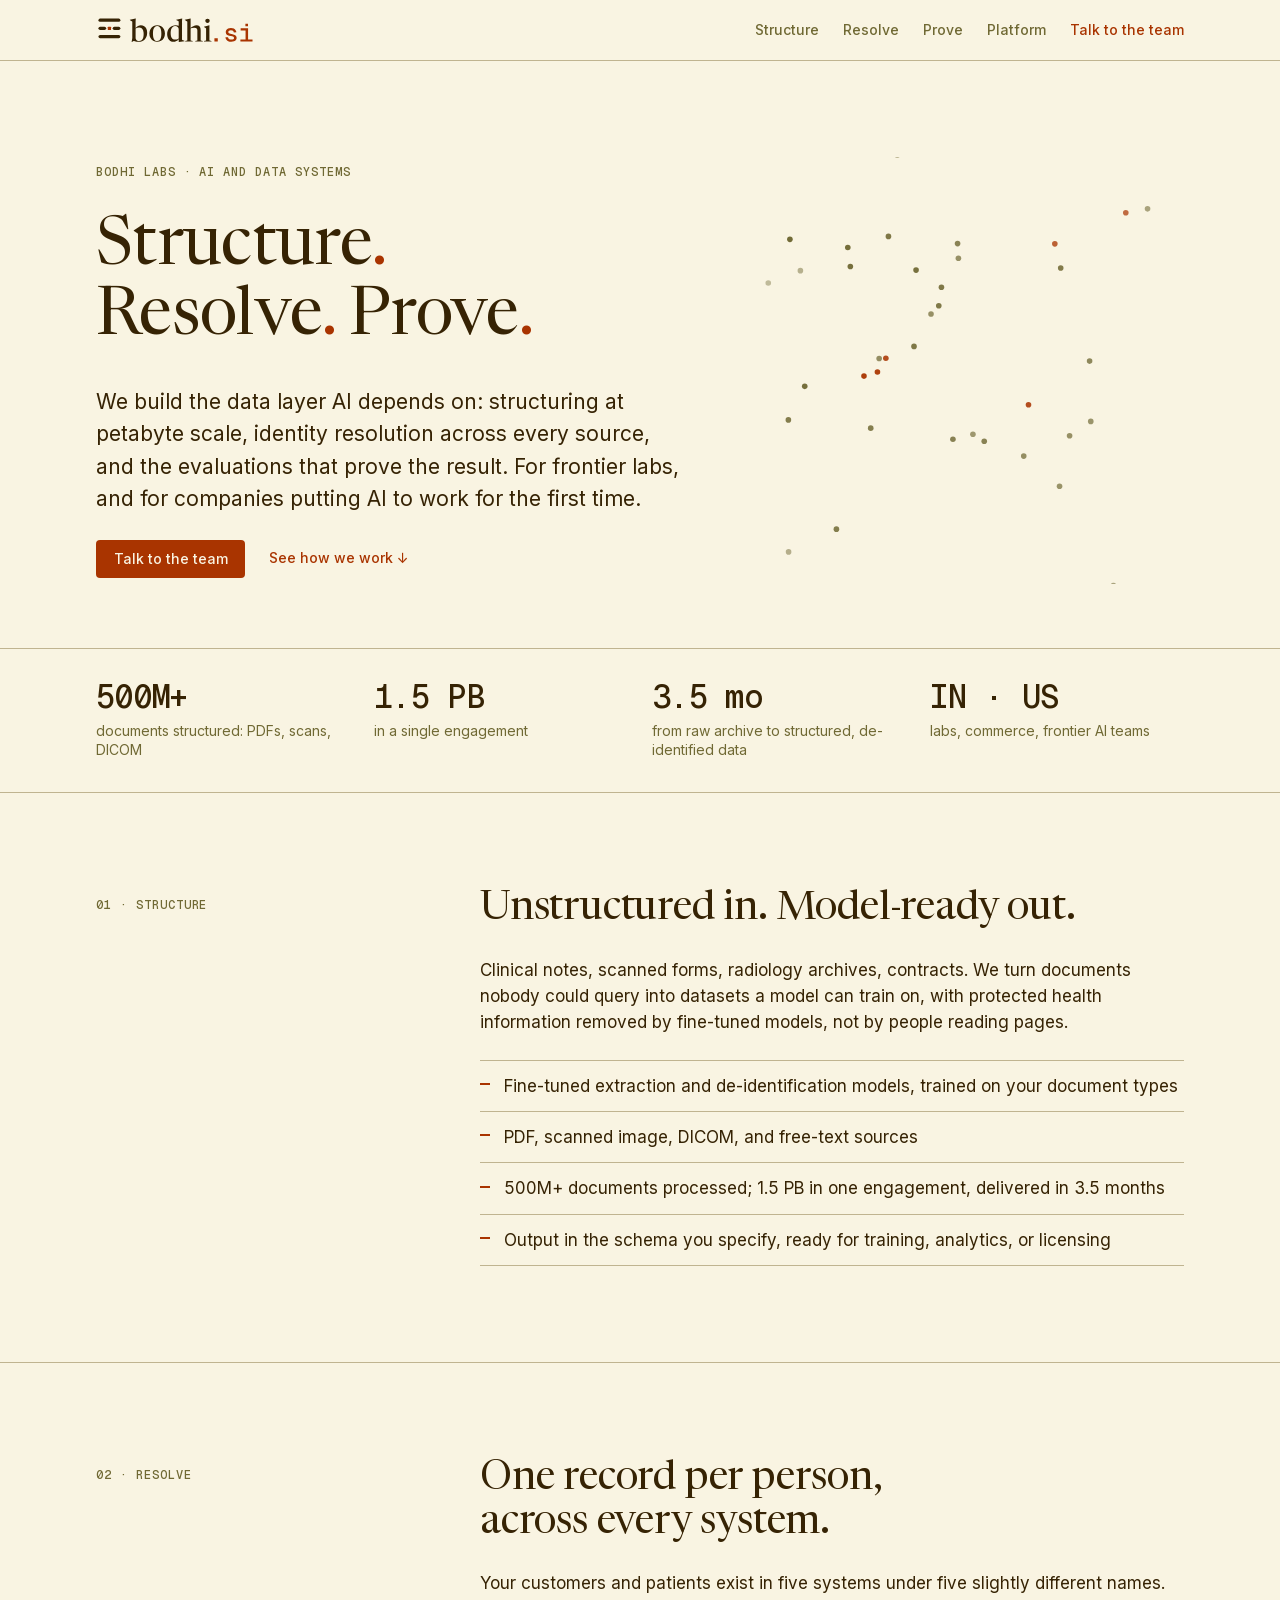
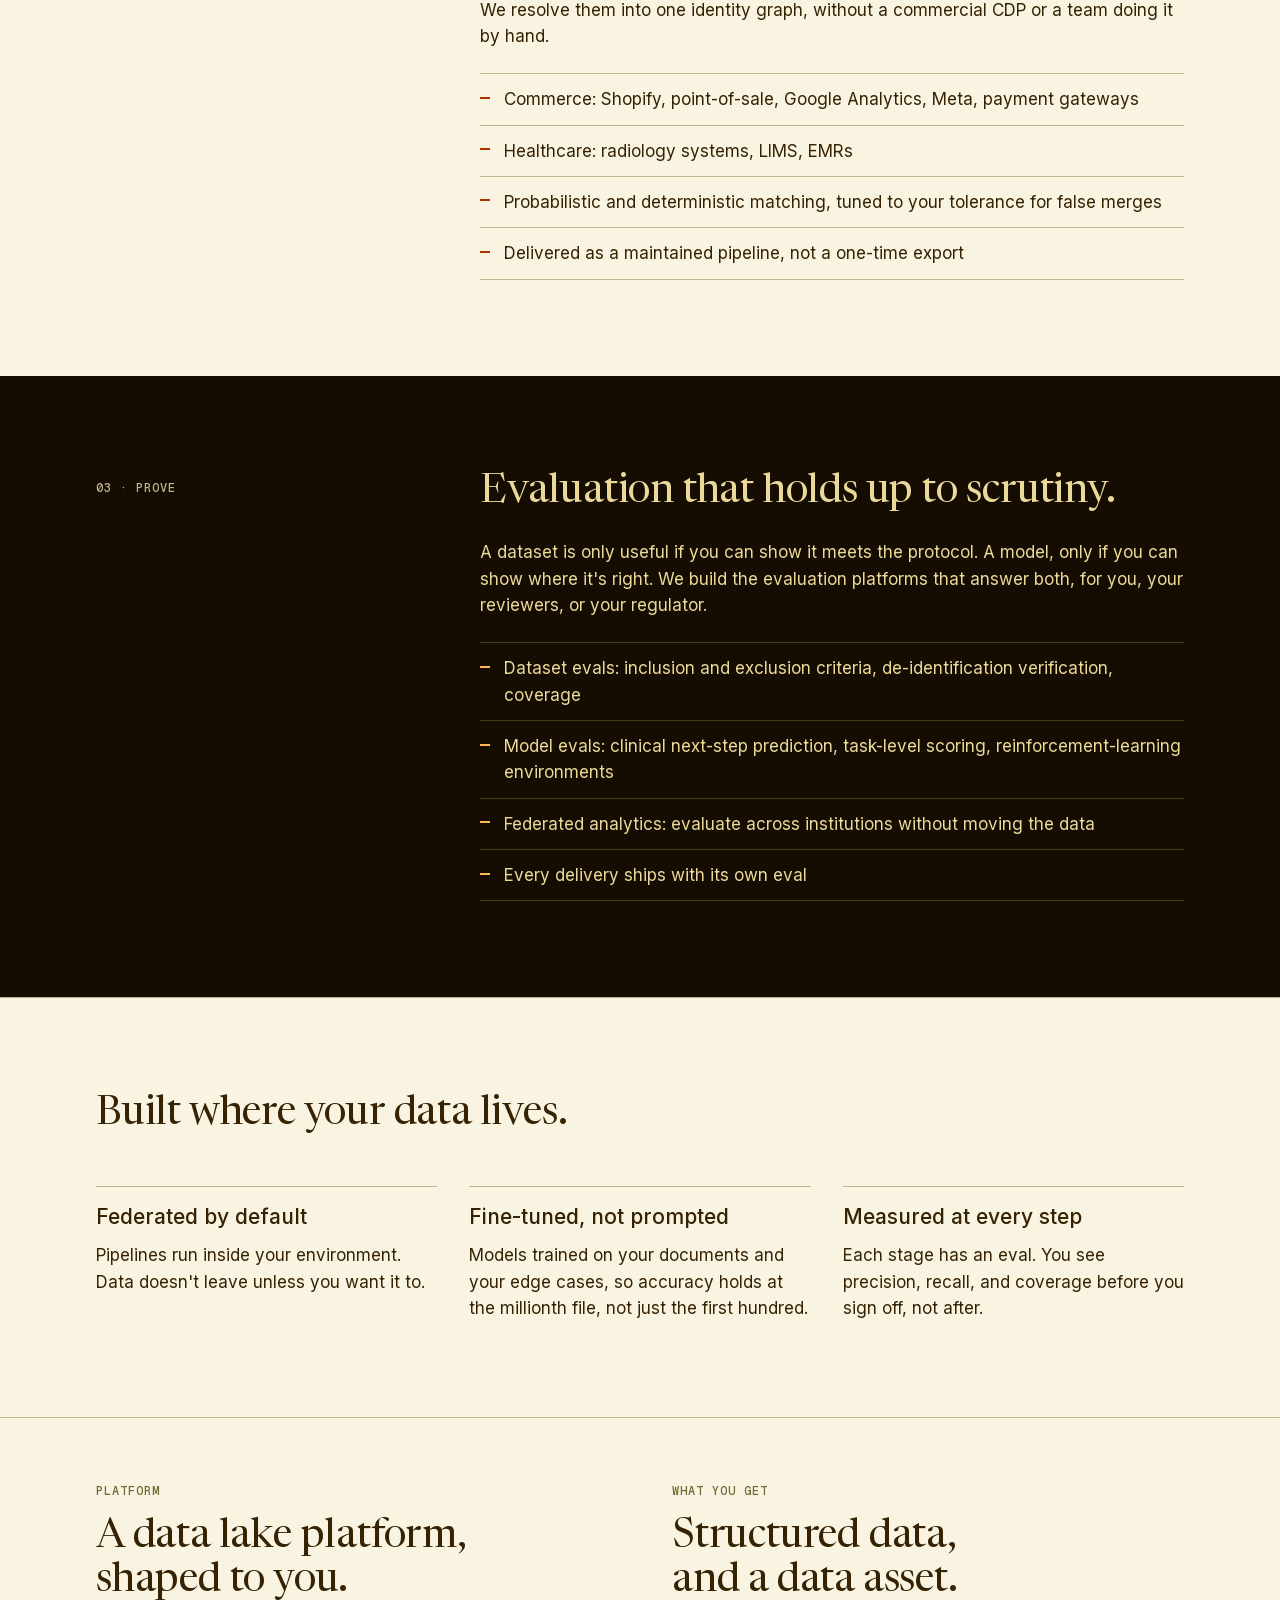
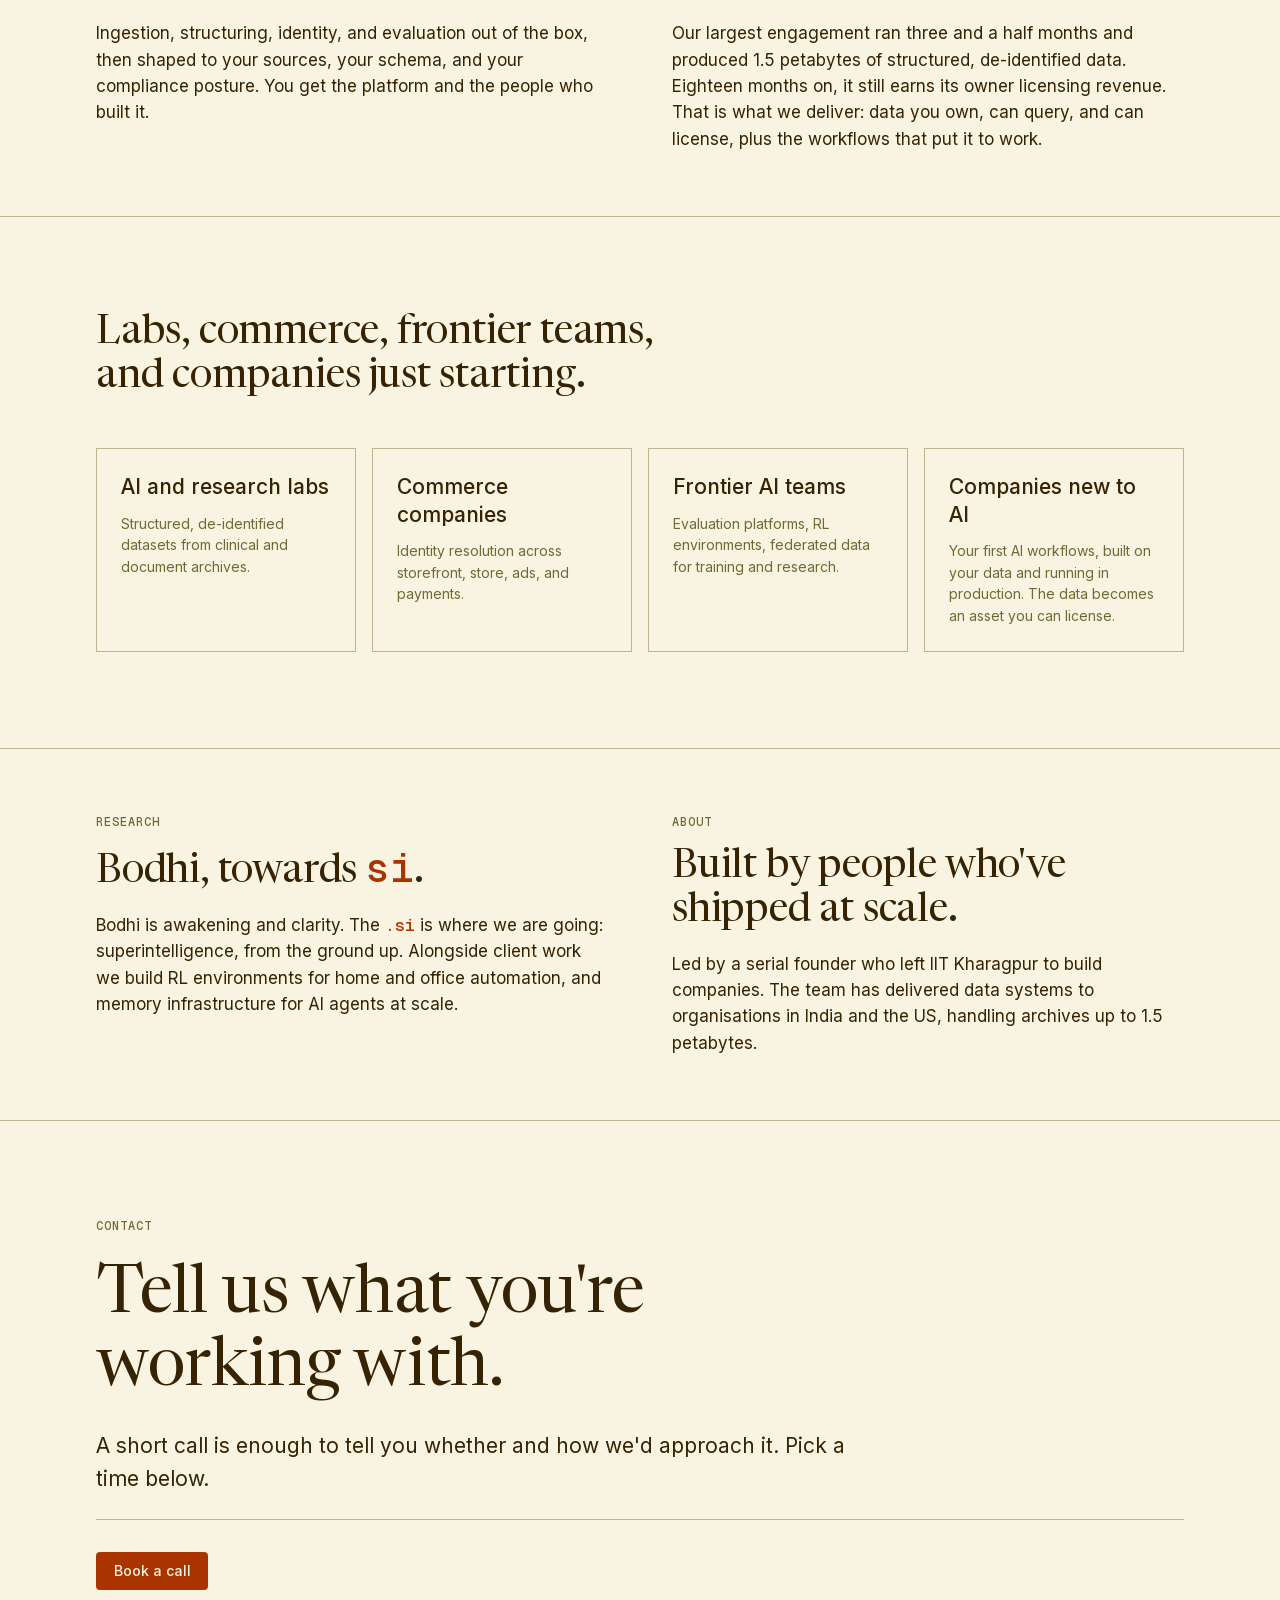
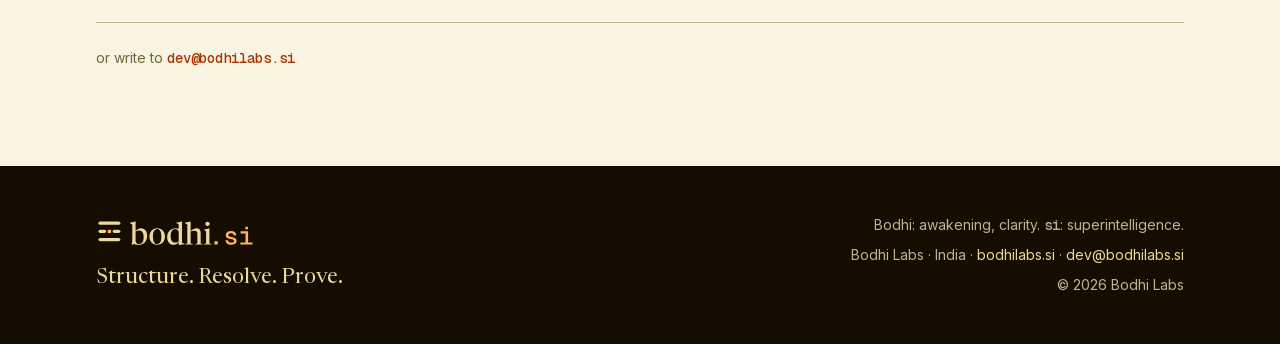
<file: index.html>
<!doctype html>
<html lang="en">
<head>
<meta charset="utf-8">
<meta name="viewport" content="width=device-width, initial-scale=1, viewport-fit=cover">
<title>Bodhi Labs · Structure. Resolve. Prove.</title>
<meta name="description" content="Bodhi Labs builds the data layer that AI depends on: de-identified structuring at petabyte scale, identity resolution across every source, and the evaluation environments that prove the result. India and the US.">
<link rel="canonical" href="https://bodhilabs.si/">
<meta name="theme-color" content="#f9f4e2">
<meta name="color-scheme" content="light">

<meta property="og:type" content="website">
<meta property="og:site_name" content="Bodhi Labs">
<meta property="og:title" content="Bodhi Labs · Structure. Resolve. Prove.">
<meta property="og:description" content="The data layer AI depends on, and the AI workflows that run on it. 500M+ documents structured, 1.5 PB in a single engagement.">
<meta property="og:url" content="https://bodhilabs.si/">
<meta property="og:image" content="https://bodhilabs.si/og/og.png">
<meta property="og:image:width" content="1200">
<meta property="og:image:height" content="630">
<meta property="og:image:alt" content="Bodhi Labs. Structure. Resolve. Prove.">
<meta name="twitter:card" content="summary_large_image">
<meta name="twitter:title" content="Bodhi Labs · Structure. Resolve. Prove.">
<meta name="twitter:description" content="The data layer AI depends on, and the AI workflows that run on it.">
<meta name="twitter:image" content="https://bodhilabs.si/og/og.png">

<link rel="icon" href="brand/logo/favicon.svg" type="image/svg+xml">
<link rel="apple-touch-icon" href="og/apple-touch-icon.png">

<link rel="preload" href="fonts/newsreader-display.woff2" as="font" type="font/woff2" crossorigin>
<link rel="preload" href="fonts/inter-400.woff2" as="font" type="font/woff2" crossorigin>
<!-- css:inline -->
<style>:root{--bg:#f9f4e2;--bg-2:#f4eac7;--deep:#150d02;--ink:#362304;--ink-2:#706934;--line:#c0b490;--accent:#a93400;--accent-2:#b85e00;--deep-text:#ebd999;--deep-ink-2:#c0b490;--deep-accent:#ffb852;--deep-line:#4a3a1a;--font-display:"Newsreader",Georgia,"Times New Roman",serif;--font-body:"Inter",system-ui,-apple-system,sans-serif;--font-mono:"Geist Mono","JetBrains Mono",ui-monospace,Menlo,monospace;--text-xs:0.75rem;--text-sm:0.875rem;--text-base:1.0625rem;--text-lg:1.3125rem;--text-xl:clamp(1.75rem,1.2rem + 1.6vw,2.5rem);--text-2xl:clamp(2.5rem,1.6rem + 3.2vw,4.25rem);--leading-tight:1.05;--leading-body:1.55;--tracking-label:0.08em;--tracking-display:-0.01em;--s-1:0.25rem;--s-2:0.5rem;--s-3:0.75rem;--s-4:1rem;--s-6:1.5rem;--s-8:2rem;--s-12:3rem;--s-16:4rem;--s-24:6rem;--s-32:8rem;--measure:65ch;--container:72rem;--radius:4px;--dur-micro:180ms;--dur-reveal:700ms;--ease-out:cubic-bezier(0.22,1,0.36,1);color-scheme:light}.band-deep{--bg:var(--deep);--bg-2:#1f1402;--ink:var(--deep-text);--ink-2:var(--deep-ink-2);--accent:var(--deep-accent);--accent-2:var(--deep-accent);--line:var(--deep-line);color-scheme:dark;background:var(--bg);color:var(--ink)}@media (prefers-reduced-motion:reduce){:root{--dur-micro:0ms;--dur-reveal:0ms}}@font-face{font-family:"Newsreader";font-weight:400;font-style:normal;font-display:swap;src:url("fonts/newsreader-display.woff2") format("woff2")}@font-face{font-family:"Inter";font-weight:400;font-style:normal;font-display:swap;src:url("fonts/inter-400.woff2") format("woff2")}@font-face{font-family:"Inter";font-weight:500;font-style:normal;font-display:swap;src:url("fonts/inter-500.woff2") format("woff2")}@font-face{font-family:"Geist Mono";font-weight:500;font-style:normal;font-display:swap;src:url("fonts/geistmono-500.woff2") format("woff2")}*,*::before,*::after{box-sizing:border-box}html{-webkit-text-size-adjust:100%;scroll-behavior:smooth}body{margin:0;background:var(--bg);color:var(--ink);font-family:var(--font-body);font-size:var(--text-base);line-height:var(--leading-body)}img,svg,canvas{display:block;max-width:100%}h1,h2,h3,p,ul{margin:0}ul{padding:0;list-style:none}a{color:inherit;text-decoration:none}:focus-visible{outline:2px solid var(--accent);outline-offset:3px}@media (prefers-reduced-motion:reduce){html{scroll-behavior:auto}}.wrap{max-width:var(--container);margin-inline:auto;padding-left:max(16px,env(safe-area-inset-left,0px));padding-right:max(16px,env(safe-area-inset-right,0px))}@media (min-width:768px){.wrap{padding-left:max(32px,env(safe-area-inset-left,0px));padding-right:max(32px,env(safe-area-inset-right,0px))}}.skip{position:absolute;left:16px;top:-100px;padding:var(--s-2) var(--s-3);background:var(--ink);color:var(--bg);font-size:var(--text-sm);z-index:100}.skip:focus{top:16px}h1{font-family:var(--font-display);font-weight:400;font-size:var(--text-2xl);line-height:var(--leading-tight);letter-spacing:var(--tracking-display);text-wrap:balance}h2{font-family:var(--font-display);font-weight:400;font-size:var(--text-xl);line-height:1.1;letter-spacing:-0.005em;text-wrap:balance}h3{font-family:var(--font-body);font-weight:500;font-size:var(--text-lg);line-height:1.3}.dot{color:var(--accent)}.label{font-family:var(--font-mono);font-weight:500;font-size:var(--text-xs);letter-spacing:var(--tracking-label);text-transform:uppercase;color:var(--ink-2)}.eyebrow{font-family:var(--font-mono);font-weight:500;font-size:var(--text-xs);letter-spacing:var(--tracking-label);text-transform:uppercase;color:var(--ink-2)}.lead{font-size:var(--text-lg);max-width:36em}.mono,.mono-accent{font-family:var(--font-mono);font-weight:500}.mono-accent{color:var(--accent)}p{max-width:var(--measure)}.btn{display:inline-block;padding:0.85em 1.25em;background:var(--accent);color:var(--bg);font-weight:500;font-size:var(--text-sm);line-height:1;border-radius:var(--radius);transition:background var(--dur-micro) var(--ease-out),transform var(--dur-micro) var(--ease-out)}.btn:hover{background:var(--ink)}.btn:active{transform:translateY(1px)}.band-deep .btn{background:var(--accent);color:var(--deep)}.band-deep .btn:hover{background:var(--deep-text)}.link-arrow{font-weight:500;font-size:var(--text-sm);color:var(--accent);border-bottom:1px solid transparent;transition:border-color var(--dur-micro) var(--ease-out)}.link-arrow:hover{border-bottom-color:currentColor}.ctas{display:flex;flex-wrap:wrap;align-items:center;gap:var(--s-4) var(--s-6)}.site-head{padding-block:var(--s-4);border-bottom:1px solid var(--line)}.site-head .row{display:flex;align-items:center;justify-content:space-between;gap:var(--s-4);flex-wrap:wrap}.brand img{height:28px;width:auto}.nav{display:flex;align-items:center;gap:var(--s-4) var(--s-6);flex-wrap:wrap;font-size:var(--text-sm);font-weight:500}.nav a{color:var(--ink-2);transition:color var(--dur-micro) var(--ease-out)}.nav a:hover{color:var(--ink)}.nav .nav-cta{color:var(--accent)}@media (max-width:560px){.nav a:not(.nav-cta){display:none}}.hero{padding-block:var(--s-16) var(--s-12)}.hero-grid{display:grid;gap:var(--s-12);align-items:center}.hero-copy{display:grid;gap:var(--s-6)}.hero-copy h1{margin-block:var(--s-2) var(--s-2)}.hero-art{position:relative;aspect-ratio:1 / 1;min-width:0}.hero-art canvas,.hero-art .hero-static{position:absolute;inset:0;width:100%;height:100%}.js .hero-art .hero-static{display:none}@media (max-width:767px){.hero-art{display:none}.hero{padding-block:var(--s-12) var(--s-12)}}@media (min-width:900px){.hero{padding-block:var(--s-24) var(--s-16)}.hero-grid{grid-template-columns:minmax(0,7fr) minmax(0,5fr);gap:var(--s-16)}}.proof{border-top:1px solid var(--line);border-bottom:1px solid var(--line);padding-block:var(--s-8)}.proof-grid{display:grid;grid-template-columns:repeat(2,minmax(0,1fr));gap:var(--s-8) var(--s-6)}@media (min-width:768px){.proof-grid{grid-template-columns:repeat(4,minmax(0,1fr))}}.proof b{display:block;font-family:var(--font-mono);font-weight:500;font-size:clamp(1.5rem,1.2rem + 1vw,2rem);line-height:1;letter-spacing:-0.02em;font-variant-numeric:tabular-nums}.proof span{display:block;margin-top:var(--s-2);font-size:var(--text-sm);color:var(--ink-2);line-height:1.4}.sec{padding-block:var(--s-24)}.sec-tight{padding-block:var(--s-16)}.sec + .sec:not(.band-deep){border-top:1px solid var(--line)}.sec-grid{display:grid;gap:var(--s-6)}.sec-body{display:grid;gap:var(--s-6)}@media (min-width:768px){.sec-grid{grid-template-columns:minmax(0,3fr) minmax(0,9fr);gap:var(--s-8)}.sec-grid .label{padding-top:0.6em}}@media (min-width:900px){.sec-grid{grid-template-columns:minmax(0,1fr) minmax(0,2fr)}}.facts{display:grid}.facts li{padding-block:var(--s-3);border-top:1px solid var(--line);font-size:var(--text-base);max-width:var(--measure);padding-left:var(--s-6);position:relative}.facts li::before{content:"";position:absolute;left:0;top:calc(var(--s-3) + 0.62em);width:10px;height:2px;background:var(--accent)}.facts li:last-child{border-bottom:1px solid var(--line)}.band-deep{background:var(--bg);color:var(--ink)}.band-deep .label{color:var(--ink-2)}.h-wide{max-width:22em;margin-bottom:var(--s-12)}.cols-3{display:grid;gap:var(--s-8)}.cols-3>div{display:grid;gap:var(--s-3);align-content:start;padding-top:var(--s-4);border-top:1px solid var(--line)}@media (min-width:768px){.cols-3{grid-template-columns:repeat(3,minmax(0,1fr));gap:var(--s-8)}}.cols-2{display:grid;gap:var(--s-12)}.cols-2>div{display:grid;gap:var(--s-4);align-content:start}@media (min-width:900px){.cols-2{grid-template-columns:repeat(2,minmax(0,1fr));gap:var(--s-16)}}.cards{display:grid;gap:var(--s-4)}.card{display:grid;gap:var(--s-3);align-content:start;padding:var(--s-6);border:1px solid var(--line);min-width:0;transition:border-color var(--dur-micro) var(--ease-out)}.card:hover{border-color:var(--ink-2)}.card p{font-size:var(--text-sm);color:var(--ink-2)}@media (min-width:640px){.cards{grid-template-columns:repeat(2,minmax(0,1fr))}}@media (min-width:1024px){.cards{grid-template-columns:repeat(4,minmax(0,1fr))}}.contact .wrap{display:grid;gap:var(--s-6)}.h-contact{font-size:var(--text-2xl);max-width:14em}.or{font-size:var(--text-sm);color:var(--ink-2)}.calendly{position:relative;min-width:0;border-top:1px solid var(--line);border-bottom:1px solid var(--line)}.calendly-inline-widget{height:700px;max-width:100%}.calendly-fallback{padding-block:var(--s-8)}.calendly.is-live .calendly-fallback{display:none}.calendly.is-live{border:0}@media (max-width:640px){.calendly-inline-widget{height:760px}}.email{font-family:var(--font-mono);font-weight:500;color:var(--accent);border-bottom:1px solid transparent;transition:border-color var(--dur-micro) var(--ease-out)}.email:hover{border-bottom-color:currentColor}.site-foot{padding-block:var(--s-12)}.foot-grid{display:grid;gap:var(--s-8)}.foot-grid img{height:28px;width:auto}.foot-triad{margin-top:var(--s-4);font-family:var(--font-display);font-size:var(--text-lg)}.foot-meta{display:grid;gap:var(--s-2);font-size:var(--text-sm);color:var(--ink-2)}.foot-meta a{color:var(--ink);border-bottom:1px solid transparent}.foot-meta a:hover{border-bottom-color:currentColor}@media (min-width:768px){.foot-grid{grid-template-columns:1fr 1fr;align-items:end}.foot-meta{text-align:right}.foot-meta p{max-width:none;justify-self:end}}.js .reveal{opacity:0;transform:translateY(24px);transition:opacity var(--dur-reveal) var(--ease-out),transform var(--dur-reveal) var(--ease-out)}.js .reveal.in{opacity:1;transform:none}@media (prefers-reduced-motion:reduce){.js .reveal{opacity:1;transform:none;transition:none}}</style>
<!-- /css:inline -->
<script>document.documentElement.classList.add('js')</script>

<script type="application/ld+json">
{
  "@context": "https://schema.org",
  "@type": "Organization",
  "name": "Bodhi Labs",
  "url": "https://bodhilabs.si/",
  "logo": "https://bodhilabs.si/og/apple-touch-icon.png",
  "email": "dev@bodhilabs.si",
  "description": "AI and data systems: de-identified structuring at petabyte scale, identity resolution, evaluation platforms, and AI workflows for labs, commerce companies, frontier AI teams, and companies new to AI.",
  "areaServed": ["IN", "US"],
  "slogan": "Structure. Resolve. Prove.",
  "knowsAbout": ["Data de-identification", "Identity resolution", "AI evaluation", "Federated analytics", "Fine-tuning", "Data lake platforms"]
}
</script>

<!-- Privacy-friendly analytics by Plausible -->
<script async src="https://plausible.io/js/pa-BTfXBdUyn9WUVfWcsZD5r.js"></script>
<script>
  window.plausible=window.plausible||function(){(plausible.q=plausible.q||[]).push(arguments)},plausible.init=plausible.init||function(i){plausible.o=i||{}};
  plausible.init()
</script>
</head>
<body>
<a class="skip" href="#main">Skip to content</a>

<header class="site-head">
  <div class="wrap row">
    <a class="brand" href="#top" aria-label="Bodhi Labs, home">
      <img src="brand/logo/bodhi-lockup-color.svg" alt="Bodhi Labs" width="163" height="28" decoding="async">
    </a>
    <nav class="nav" aria-label="Sections">
      <a href="#structure">Structure</a>
      <a href="#resolve">Resolve</a>
      <a href="#prove">Prove</a>
      <a href="#platform">Platform</a>
      <a class="nav-cta" href="#contact">Talk to the team</a>
    </nav>
  </div>
</header>

<main id="main">

<section class="hero" id="top">
  <div class="wrap hero-grid">
    <div class="hero-copy">
      <p class="eyebrow">Bodhi Labs · AI and data systems</p>
      <h1>Structure<span class="dot">.</span> Resolve<span class="dot">.</span> Prove<span class="dot">.</span></h1>
      <p class="lead">We build the data layer AI depends on: structuring at petabyte scale, identity resolution across every source, and the evaluations that prove the result. For frontier labs, and for companies putting AI to work for the first time.</p>
      <div class="ctas">
        <a class="btn" href="#contact" data-event="CTA" data-where="hero">Talk to the team</a>
        <a class="link-arrow" href="#how">See how we work <span aria-hidden="true">↓</span></a>
      </div>
    </div>
    <div class="hero-art" aria-hidden="true">
      <canvas id="hero-canvas"></canvas>
      <svg class="hero-static" viewBox="0 0 400 300" preserveAspectRatio="xMidYMid meet" focusable="false">
        <!-- settled state, for no-JS and first paint -->
          <line x1="28.6" y1="72.0" x2="371.4" y2="72.0" stroke="var(--line)" stroke-width="1" opacity="0.6"/>
          <circle cx="28.6" cy="72.0" r="2" fill="var(--ink)"/>
          <circle cx="57.1" cy="72.0" r="2" fill="var(--ink)"/>
          <circle cx="85.7" cy="72.0" r="2" fill="var(--ink)"/>
          <circle cx="114.3" cy="72.0" r="2" fill="var(--ink)"/>
          <circle cx="142.9" cy="72.0" r="2" fill="var(--ink)"/>
          <circle cx="171.4" cy="72.0" r="2" fill="var(--ink)"/>
          <circle cx="200.0" cy="72.0" r="2" fill="var(--ink)"/>
          <circle cx="228.6" cy="72.0" r="2" fill="var(--ink)"/>
          <circle cx="257.1" cy="72.0" r="2" fill="var(--ink)"/>
          <circle cx="285.7" cy="72.0" r="2" fill="var(--ink)"/>
          <circle cx="314.3" cy="72.0" r="2" fill="var(--ink)"/>
          <circle cx="342.9" cy="72.0" r="2" fill="var(--ink)"/>
          <circle cx="371.4" cy="72.0" r="2" fill="var(--ink)"/>
          <line x1="28.6" y1="150.0" x2="371.4" y2="150.0" stroke="var(--line)" stroke-width="1" opacity="0.6"/>
          <circle cx="28.6" cy="150.0" r="2" fill="var(--ink)"/>
          <circle cx="57.1" cy="150.0" r="2" fill="var(--ink)"/>
          <rect x="82.7" y="147.0" width="6" height="6" fill="var(--accent)"/>
          <circle cx="114.3" cy="150.0" r="2" fill="var(--ink)"/>
          <circle cx="142.9" cy="150.0" r="2" fill="var(--ink)"/>
          <circle cx="171.4" cy="150.0" r="2" fill="var(--ink)"/>
          <circle cx="200.0" cy="150.0" r="2" fill="var(--ink)"/>
          <rect x="225.6" y="147.0" width="6" height="6" fill="var(--accent)"/>
          <circle cx="257.1" cy="150.0" r="2" fill="var(--ink)"/>
          <circle cx="285.7" cy="150.0" r="2" fill="var(--ink)"/>
          <circle cx="314.3" cy="150.0" r="2" fill="var(--ink)"/>
          <circle cx="342.9" cy="150.0" r="2" fill="var(--ink)"/>
          <rect x="368.4" y="147.0" width="6" height="6" fill="var(--accent)"/>
          <line x1="28.6" y1="228.0" x2="371.4" y2="228.0" stroke="var(--line)" stroke-width="1" opacity="0.6"/>
          <circle cx="28.6" cy="228.0" r="2" fill="var(--ink)"/>
          <circle cx="57.1" cy="228.0" r="2" fill="var(--ink)"/>
          <circle cx="85.7" cy="228.0" r="2" fill="var(--ink)"/>
          <circle cx="114.3" cy="228.0" r="2" fill="var(--ink)"/>
          <circle cx="142.9" cy="228.0" r="2" fill="var(--ink)"/>
          <circle cx="171.4" cy="228.0" r="2" fill="var(--ink)"/>
          <circle cx="200.0" cy="228.0" r="2" fill="var(--ink)"/>
          <circle cx="228.6" cy="228.0" r="2" fill="var(--ink)"/>
          <circle cx="257.1" cy="228.0" r="2" fill="var(--ink)"/>
          <circle cx="285.7" cy="228.0" r="2" fill="var(--ink)"/>
          <circle cx="314.3" cy="228.0" r="2" fill="var(--ink)"/>
          <circle cx="342.9" cy="228.0" r="2" fill="var(--ink)"/>
          <circle cx="371.4" cy="228.0" r="2" fill="var(--ink)"/>
      </svg>
    </div>
  </div>
</section>

<section class="proof" aria-label="Scale">
  <div class="wrap proof-grid">
    <div><b>500M+</b><span>documents structured: PDFs, scans, DICOM</span></div>
    <div><b>1.5 PB</b><span>in a single engagement</span></div>
    <div><b>3.5 mo</b><span>from raw archive to structured, de-identified data</span></div>
    <div><b>IN · US</b><span>labs, commerce, frontier AI teams</span></div>
  </div>
</section>

<section class="sec" id="structure">
  <div class="wrap sec-grid reveal">
    <p class="label">01 · Structure</p>
    <div class="sec-body">
      <h2>Unstructured in. Model-ready out.</h2>
      <p>Clinical notes, scanned forms, radiology archives, contracts. We turn documents nobody could query into datasets a model can train on, with protected health information removed by fine-tuned models, not by people reading pages.</p>
      <ul class="facts">
        <li>Fine-tuned extraction and de-identification models, trained on your document types</li>
        <li>PDF, scanned image, DICOM, and free-text sources</li>
        <li>500M+ documents processed; 1.5 PB in one engagement, delivered in 3.5 months</li>
        <li>Output in the schema you specify, ready for training, analytics, or licensing</li>
      </ul>
    </div>
  </div>
</section>

<section class="sec" id="resolve">
  <div class="wrap sec-grid reveal">
    <p class="label">02 · Resolve</p>
    <div class="sec-body">
      <h2>One record per person, across every system.</h2>
      <p>Your customers and patients exist in five systems under five slightly different names. We resolve them into one identity graph, without a commercial CDP or a team doing it by hand.</p>
      <ul class="facts">
        <li>Commerce: Shopify, point-of-sale, Google Analytics, Meta, payment gateways</li>
        <li>Healthcare: radiology systems, LIMS, EMRs</li>
        <li>Probabilistic and deterministic matching, tuned to your tolerance for false merges</li>
        <li>Delivered as a maintained pipeline, not a one-time export</li>
      </ul>
    </div>
  </div>
</section>

<section class="sec band-deep" id="prove">
  <div class="wrap sec-grid reveal">
    <p class="label">03 · Prove</p>
    <div class="sec-body">
      <h2>Evaluation that holds up to scrutiny.</h2>
      <p>A dataset is only useful if you can show it meets the protocol. A model, only if you can show where it's right. We build the evaluation platforms that answer both, for you, your reviewers, or your regulator.</p>
      <ul class="facts">
        <li>Dataset evals: inclusion and exclusion criteria, de-identification verification, coverage</li>
        <li>Model evals: clinical next-step prediction, task-level scoring, reinforcement-learning environments</li>
        <li>Federated analytics: evaluate across institutions without moving the data</li>
        <li>Every delivery ships with its own eval</li>
      </ul>
    </div>
  </div>
</section>

<section class="sec" id="how">
  <div class="wrap reveal">
    <h2 class="h-wide">Built where your data lives.</h2>
    <div class="cols-3">
      <div>
        <h3>Federated by default</h3>
        <p>Pipelines run inside your environment. Data doesn't leave unless you want it to.</p>
      </div>
      <div>
        <h3>Fine-tuned, not prompted</h3>
        <p>Models trained on your documents and your edge cases, so accuracy holds at the millionth file, not just the first hundred.</p>
      </div>
      <div>
        <h3>Measured at every step</h3>
        <p>Each stage has an eval. You see precision, recall, and coverage before you sign off, not after.</p>
      </div>
    </div>
  </div>
</section>

<section class="sec sec-tight" id="platform">
  <div class="wrap cols-2 reveal">
    <div>
      <p class="label">Platform</p>
      <h2>A data lake platform, shaped to you.</h2>
      <p>Ingestion, structuring, identity, and evaluation out of the box, then shaped to your sources, your schema, and your compliance posture. You get the platform and the people who built it.</p>
    </div>
    <div>
      <p class="label">What you get</p>
      <h2>Structured data, and a data asset.</h2>
      <p>Our largest engagement ran three and a half months and produced 1.5 petabytes of structured, de-identified data. Eighteen months on, it still earns its owner licensing revenue. That is what we deliver: data you own, can query, and can license, plus the workflows that put it to work.</p>
    </div>
  </div>
</section>

<section class="sec" id="who">
  <div class="wrap reveal">
    <h2 class="h-wide">Labs, commerce, frontier teams, and companies just starting.</h2>
    <div class="cards">
      <div class="card">
        <h3>AI and research labs</h3>
        <p>Structured, de-identified datasets from clinical and document archives.</p>
      </div>
      <div class="card">
        <h3>Commerce companies</h3>
        <p>Identity resolution across storefront, store, ads, and payments.</p>
      </div>
      <div class="card">
        <h3>Frontier AI teams</h3>
        <p>Evaluation platforms, RL environments, federated data for training and research.</p>
      </div>
      <div class="card">
        <h3>Companies new to AI</h3>
        <p>Your first AI workflows, built on your data and running in production. The data becomes an asset you can license.</p>
      </div>
    </div>
  </div>
</section>

<section class="sec sec-tight" id="research">
  <div class="wrap cols-2 reveal">
    <div>
      <p class="label">Research</p>
      <h2>Bodhi, towards <span class="mono-accent">si</span>.</h2>
      <p>Bodhi is awakening and clarity. The <span class="mono-accent">.si</span> is where we are going: superintelligence, from the ground up. Alongside client work we build RL environments for home and office automation, and memory infrastructure for AI agents at scale.</p>
    </div>
    <div>
      <p class="label">About</p>
      <h2>Built by people who've shipped at scale.</h2>
      <p>Led by a serial founder who left IIT Kharagpur to build companies. The team has delivered data systems to organisations in India and the US, handling archives up to 1.5 petabytes.</p>
    </div>
  </div>
</section>

<section class="sec contact" id="contact">
  <div class="wrap reveal">
    <p class="label">Contact</p>
    <h2 class="h-contact">Tell us what you're working with.</h2>
    <p class="lead">A short call is enough to tell you whether and how we'd approach it. Pick a time below.</p>
    <div class="calendly" id="calendly" data-url="https://calendly.com/dev-bodhilabs/30min?hide_gdpr_banner=1&background_color=f9f4e2&text_color=362304&primary_color=a93400">
      <div class="calendly-fallback">
        <a class="btn" href="https://calendly.com/dev-bodhilabs/30min" target="_blank" rel="noopener" data-event="Book a call" data-where="contact">Book a call</a>
      </div>
    </div>
    <p class="or">or write to <a class="email" href="mailto:dev@bodhilabs.si" data-event="Email" data-where="contact">dev@bodhilabs.si</a></p>
  </div>
</section>

</main>

<footer class="site-foot band-deep">
  <div class="wrap foot-grid">
    <div>
      <img src="brand/logo/bodhi-lockup-reversed.svg" alt="Bodhi Labs" width="163" height="28" loading="lazy" decoding="async">
      <p class="foot-triad">Structure. Resolve. Prove.</p>
    </div>
    <div class="foot-meta">
      <p>Bodhi: awakening, clarity. <span class="mono">si</span>: superintelligence.</p>
      <p>Bodhi Labs · India · <a href="https://bodhilabs.si/">bodhilabs.si</a> · <a href="mailto:dev@bodhilabs.si">dev@bodhilabs.si</a></p>
      <p>© 2026 Bodhi Labs</p>
    </div>
  </div>
</footer>

<script src="js/hero.js" defer></script>
<script src="js/site.js" defer></script>
</body>
</html>
</file>
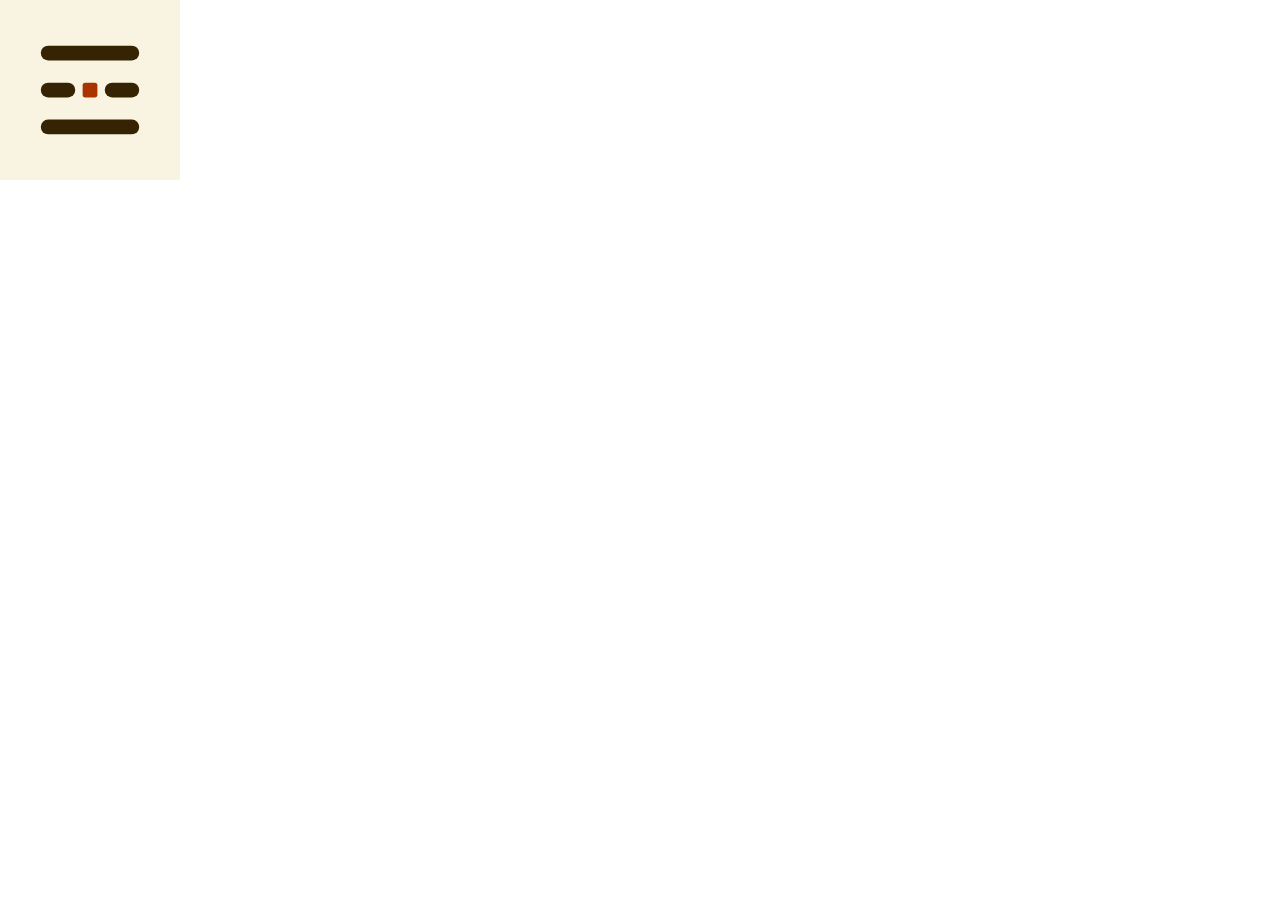
<file: og/icon.html>
<!doctype html>
<html><head><meta charset="utf-8"><style>html,body{margin:0;width:180px;height:180px;overflow:hidden}img{width:180px;height:180px;display:block}</style></head>
<body><img src="../brand/logo/bodhi-avatar.svg" alt=""></body></html>
</file>
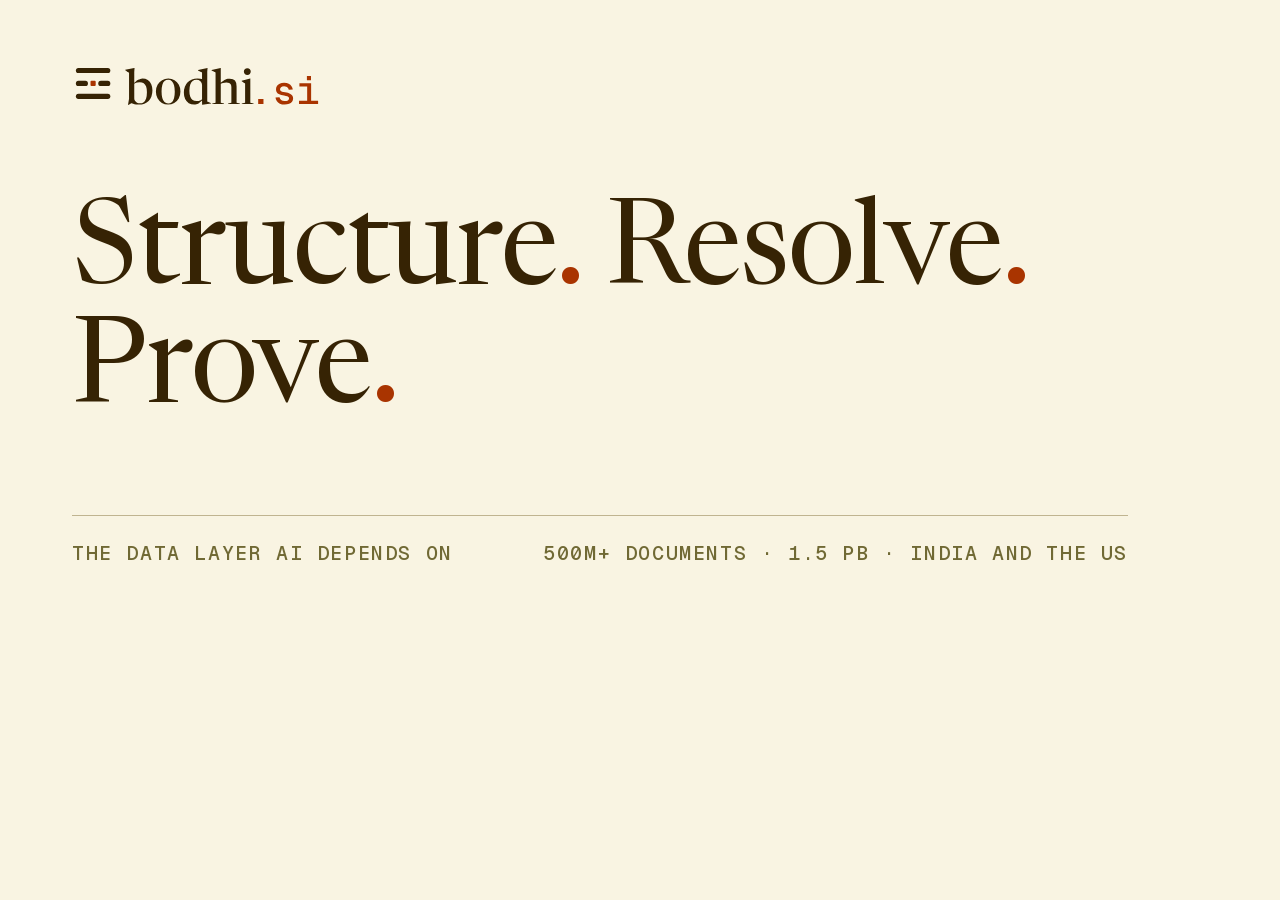
<file: og/og.html>
<!doctype html>
<html lang="en"><head><meta charset="utf-8">
<link rel="stylesheet" href="../brand/tokens.css">
<style>
@font-face { font-family: "Newsreader"; font-weight: 400; src: url("../fonts/newsreader-display.woff2") format("woff2"); }
@font-face { font-family: "Inter"; font-weight: 400; src: url("../fonts/inter-400.woff2") format("woff2"); }
@font-face { font-family: "Geist Mono"; font-weight: 500; src: url("../fonts/geistmono-500.woff2") format("woff2"); }
html, body { margin: 0; width: 1200px; height: 630px; overflow: hidden; }
body { background: var(--bg); color: var(--ink); font-family: var(--font-body); display: grid; grid-template-rows: auto 1fr auto; padding: 64px 72px; box-sizing: border-box; }
.top img { height: 44px; }
h1 { font-family: var(--font-display); font-weight: 400; font-size: 118px; line-height: 1; letter-spacing: -0.01em; margin: 0; align-self: center; }
h1 .d { color: var(--accent); }
.bottom { display: flex; justify-content: space-between; align-items: baseline; font-family: var(--font-mono); font-weight: 500; font-size: 20px; letter-spacing: 0.08em; text-transform: uppercase; color: var(--ink-2); border-top: 1px solid var(--line); padding-top: 24px; }
</style></head>
<body>
  <div class="top"><img src="../brand/logo/bodhi-lockup-color.svg" alt=""></div>
  <h1>Structure<span class="d">.</span> Resolve<span class="d">.</span> Prove<span class="d">.</span></h1>
  <div class="bottom"><span>The data layer AI depends on</span><span>500M+ documents · 1.5 PB · India and the US</span></div>
</body></html>
</file>
<file: brand/tokens.css>
/* Bodhi Labs — design tokens
   Palette: "Dawn" — Sanzo Wada, A Dictionary of Color Combinations
   (values from the dblodorn digitization, CMYK→sRGB; backgrounds are
   Ivory Buff tinted toward white). Contrast ratios are WCAG 2.x. */

:root {
  /* Surfaces */
  --bg:         #f9f4e2;  /* Ivory Buff ·72% white      oklch(0.97 0.024 94)  */
  --bg-2:       #f4eac7;  /* Ivory Buff ·45% white      oklch(0.94 0.047 94)  */
  --deep:       #150d02;  /* Vandyke Brown ·62% black   oklch(0.17 0.028 80)  */

  /* Ink */
  --ink:        #362304;  /* Vandyke Brown              13.6:1 on --bg  AAA  */
  --ink-2:      #706934;  /* Light Brownish Olive        5.1:1 on --bg  AA   */
  --line:       #c0b490;  /* Ecru — hairlines only, no text                 */

  /* Accent */
  --accent:     #a93400;  /* Burnt Sienna                6.0:1 on --bg  AA   */
  --accent-2:   #b85e00;  /* Raw Sienna — fills, ≥18px text, UI only (4.1:1) */

  /* On --deep */
  --deep-text:  #ebd999;  /* Ivory Buff                 13.7:1 on --deep AAA */
  --deep-ink-2: #c0b490;  /* Ecru                        9.3:1 on --deep AAA */
  --deep-accent:#ffb852;  /* Cream Yellow               11.2:1 on --deep AAA */
  --deep-line:  #4a3a1a;  /* warm hairline on --deep (1.75:1, decorative)  */

  /* Type — Newsreader (display, opsz 72) · Inter (body) · Geist Mono (numerals, labels).
     All OFL; self-hosted, no third-party font request. */
  --font-display: "Newsreader", Georgia, "Times New Roman", serif;
  --font-body:    "Inter", system-ui, -apple-system, sans-serif;
  --font-mono:    "Geist Mono", "JetBrains Mono", ui-monospace, Menlo, monospace;

  /* Type scale — 1.25 ratio from 17px body; display steps are fluid */
  --text-xs:   0.75rem;    /* 12px — mono labels, uppercase, +0.08em tracking */
  --text-sm:   0.875rem;   /* 14px — captions, footer */
  --text-base: 1.0625rem;  /* 17px — body, line-height 1.55, max 65ch */
  --text-lg:   1.3125rem;  /* 21px — leads, card titles */
  --text-xl:   clamp(1.75rem, 1.2rem + 1.6vw, 2.5rem);    /* section H2 */
  --text-2xl:  clamp(2.5rem, 1.6rem + 3.2vw, 4.25rem);    /* hero H1 */
  --leading-tight: 1.05;
  --leading-body:  1.55;
  --tracking-label: 0.08em;
  --tracking-display: -0.01em;

  /* Space — 4px base */
  --s-1: 0.25rem; --s-2: 0.5rem; --s-3: 0.75rem; --s-4: 1rem; --s-6: 1.5rem;
  --s-8: 2rem; --s-12: 3rem; --s-16: 4rem; --s-24: 6rem; --s-32: 8rem;
  --measure: 65ch;
  --container: 72rem;
  --radius: 4px;      /* buttons, chips. Nothing else is rounded. */

  /* Motion */
  --dur-micro:  180ms;   /* hover, focus, toggles */
  --dur-reveal: 700ms;   /* section entrance */
  --ease-out:   cubic-bezier(0.22, 1, 0.36, 1);

  color-scheme: light;
}

/* Dark sections are a deliberate band (Prove, footer), not a theme toggle.
   The site is light by default: dawn, not midnight. */
.band-deep {
  --bg: var(--deep);
  --bg-2: #1f1402;
  --ink: var(--deep-text);
  --ink-2: var(--deep-ink-2);
  --accent: var(--deep-accent);
  --accent-2: var(--deep-accent);
  --line: var(--deep-line);
  color-scheme: dark;
  background: var(--bg);
  color: var(--ink);
}

@media (prefers-reduced-motion: reduce) {
  :root { --dur-micro: 0ms; --dur-reveal: 0ms; }
}
</file>
